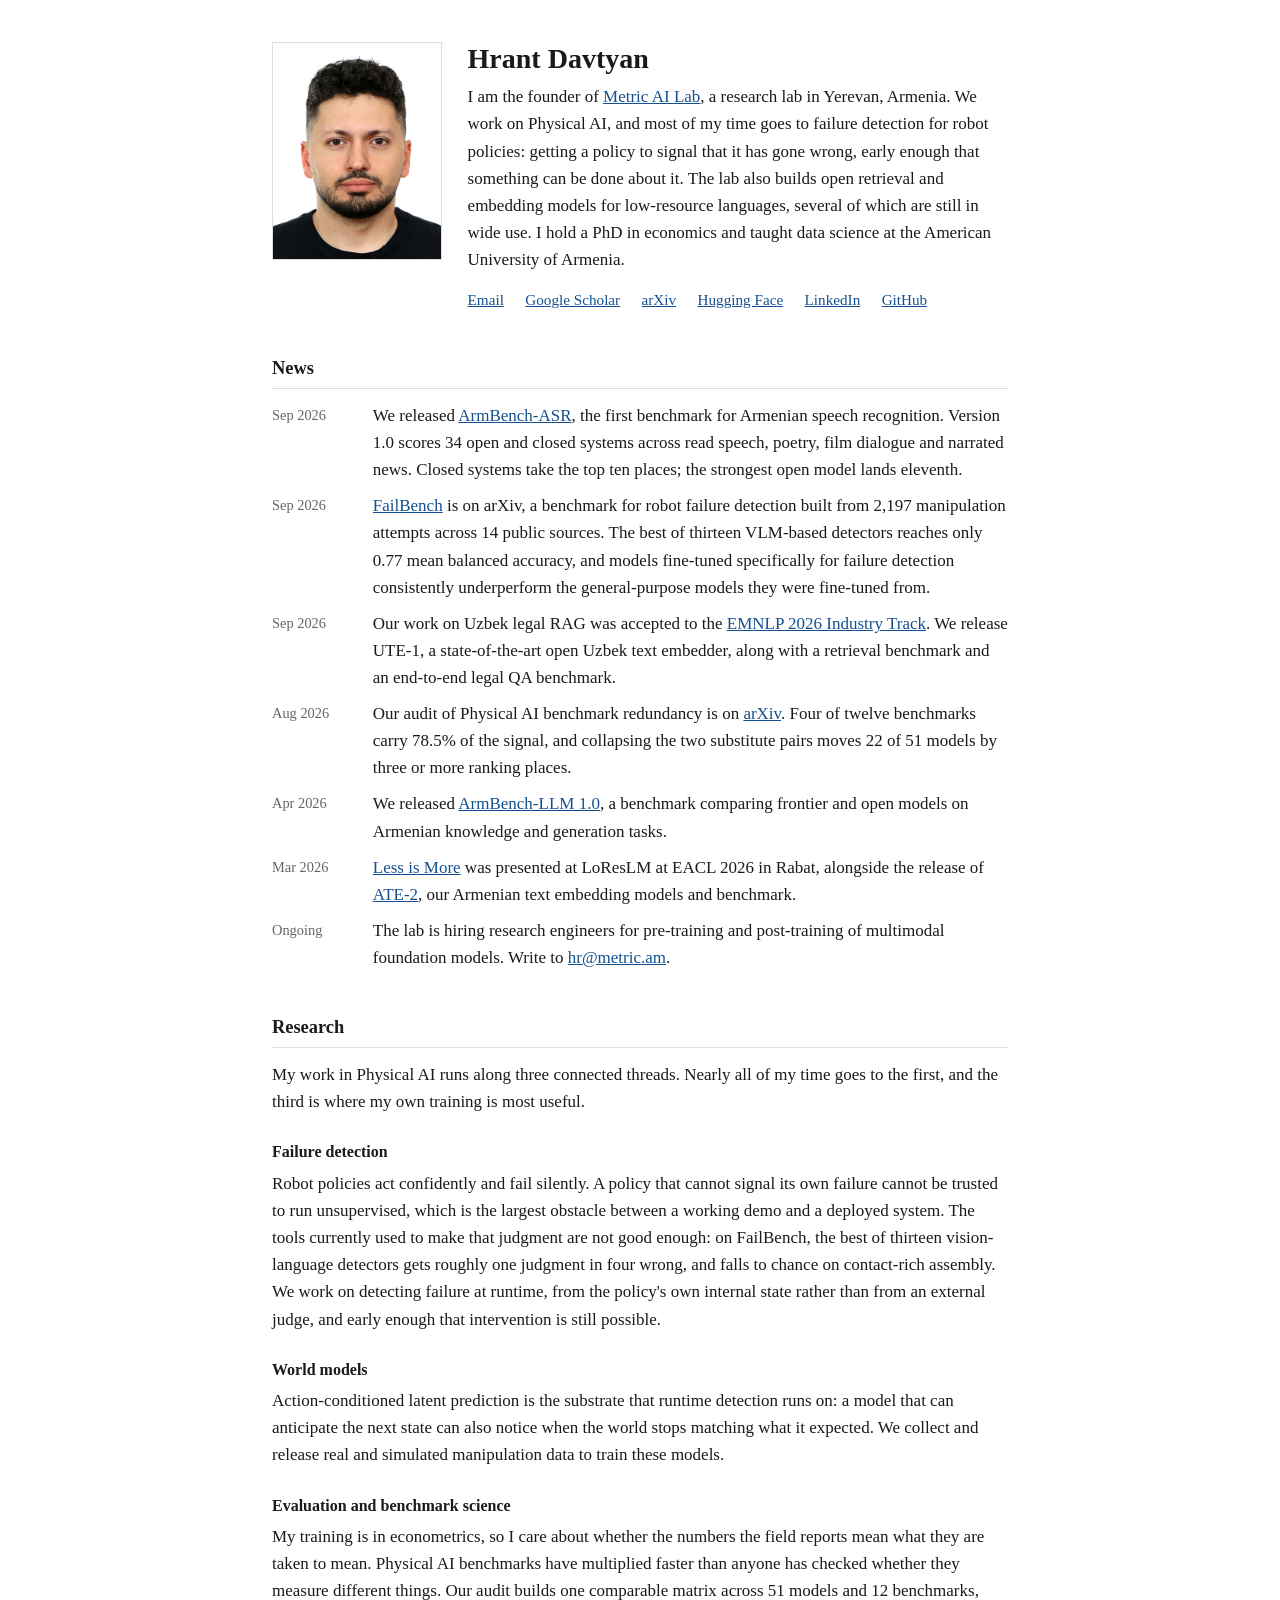
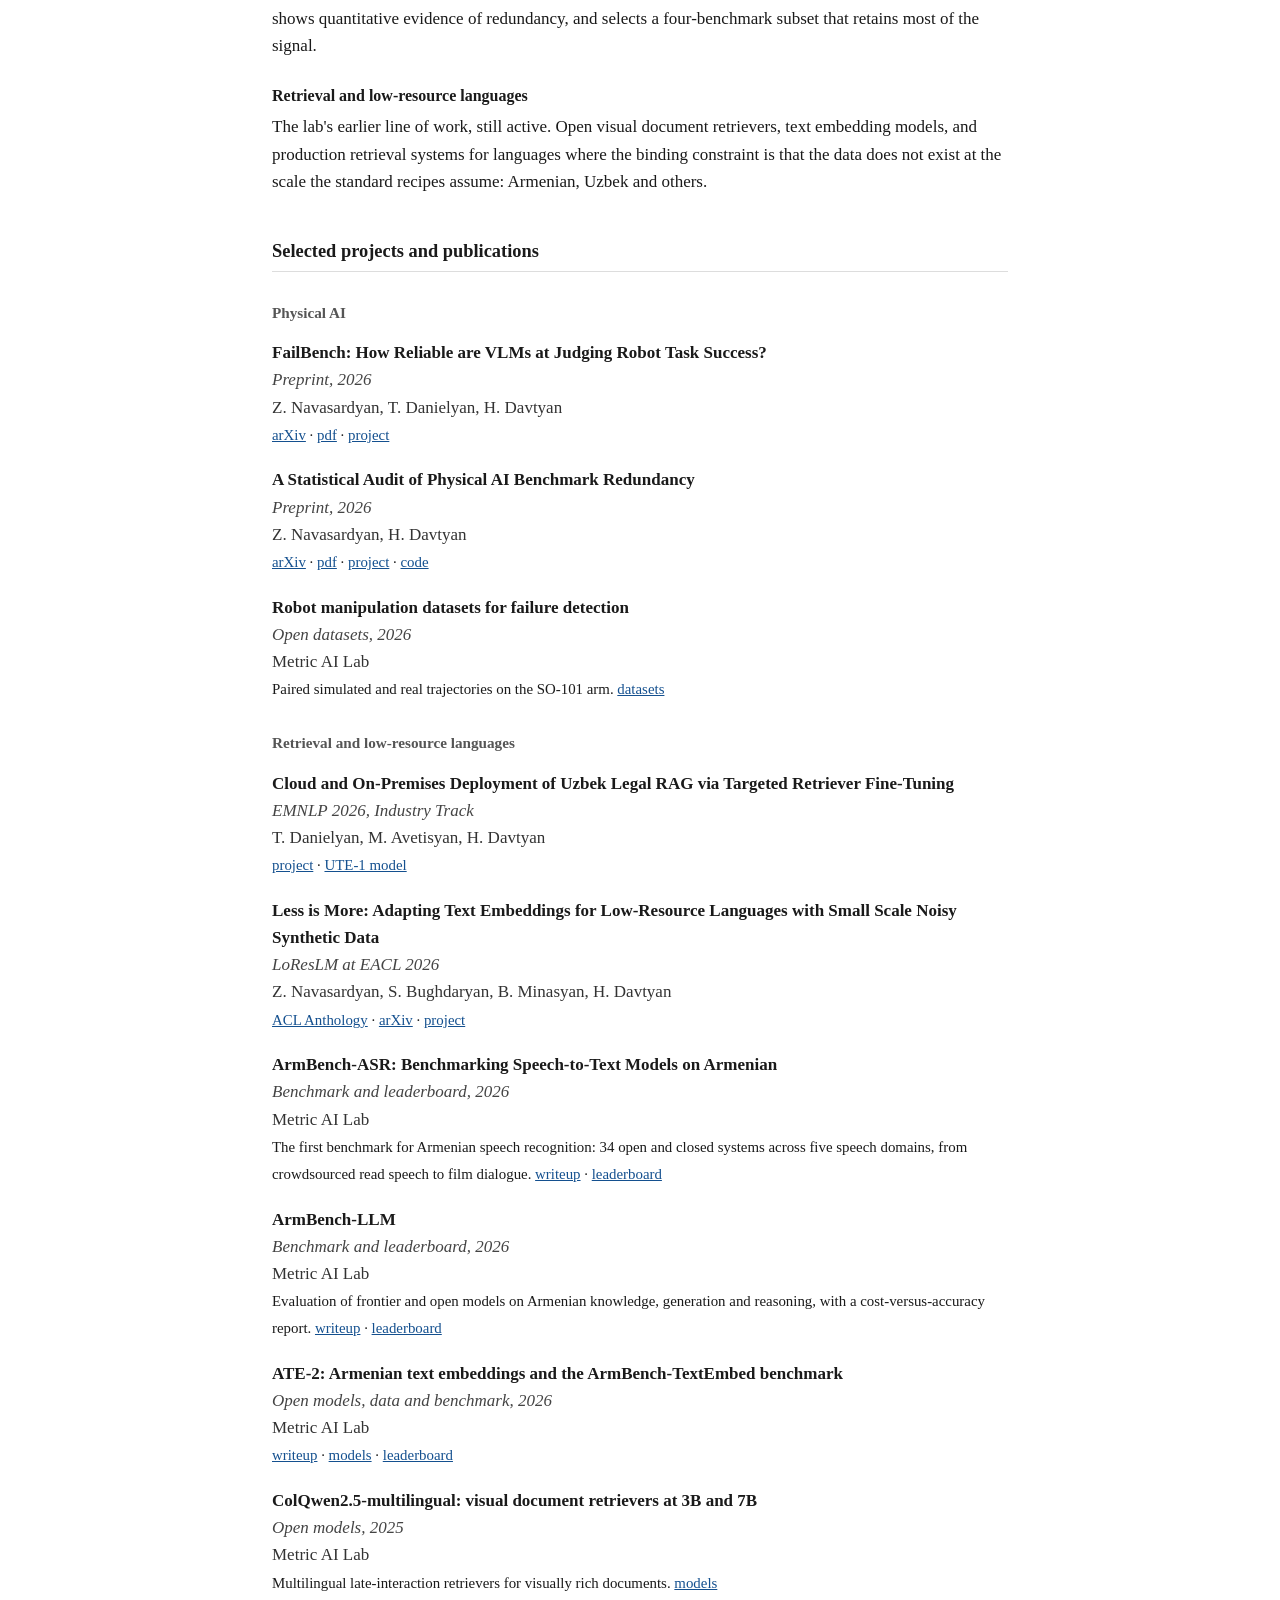
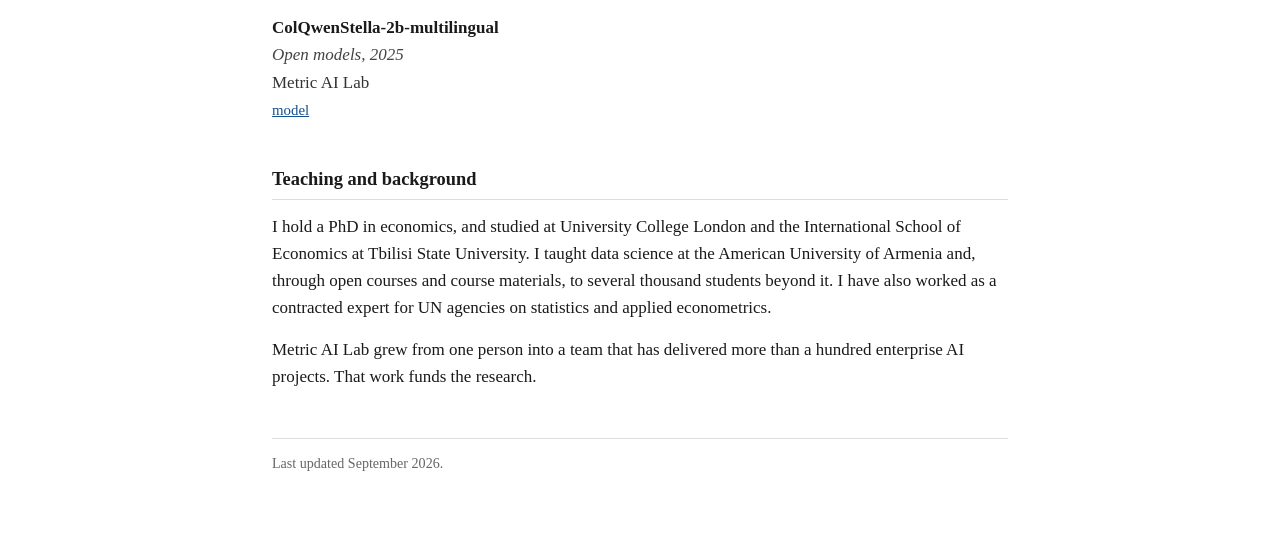
<file: index.html>
<!DOCTYPE html>
<html lang="en">
<head>
<meta charset="utf-8">
<meta name="viewport" content="width=device-width, initial-scale=1">
<title>Hrant Davtyan</title>
<meta name="description" content="Hrant Davtyan is the founder of Metric AI Lab in Yerevan, Armenia, working on failure detection, world models, and evaluation for Physical AI.">
<meta property="og:title" content="Hrant Davtyan">
<meta property="og:description" content="Founder of Metric AI Lab. Failure detection, world models, and evaluation for Physical AI.">
<meta property="og:type" content="profile">
<style>
  html { -webkit-text-size-adjust: 100%; }

  body {
    max-width: 46rem;
    margin: 0 auto;
    padding: 2.6rem 1.5rem 5rem;
    font-family: Charter, "Bitstream Charter", "Sitka Text", Cambria, Georgia, serif;
    font-size: 17px;
    line-height: 1.6;
    color: #1a1a1a;
    background: #fff;
  }

  a { color: #14508f; }
  a:visited { color: #5b3f8c; }
  a:hover { color: #0b3766; }

  h1 {
    font-size: 1.75rem;
    font-weight: 700;
    margin: 0 0 .5rem;
    line-height: 1.2;
  }

  h2 {
    font-size: 1.15rem;
    font-weight: 700;
    margin: 2.6rem 0 .8rem;
    padding-bottom: .3rem;
    border-bottom: 1px solid #ddd;
  }

  h3 {
    font-size: 1rem;
    font-weight: 700;
    margin: 1.5rem 0 .3rem;
  }

  h3.group {
    margin: 1.8rem 0 .9rem;
    color: #555;
    font-size: .95rem;
  }
  h3.group:first-child { margin-top: 0; }

  p { margin: 0 0 .9rem; }

  /* header block: portrait + bio */

  .intro { display: flex; gap: 1.6rem; align-items: flex-start; margin-bottom: .5rem; }
  .intro img {
    width: 168px;
    height: auto;
    flex: none;
    border: 1px solid #ddd;
  }
  .intro .text { flex: 1 1 auto; min-width: 0; }

  .links { margin: .9rem 0 0; font-size: .95rem; }
  .links a { margin-right: 1.1rem; display: inline-block; }

  /* news */

  ul.news { list-style: none; margin: 0; padding: 0; }
  ul.news li { margin-bottom: .55rem; display: flex; gap: .9rem; }
  ul.news .when {
    flex: none;
    width: 5.4rem;
    color: #666;
    font-size: .9rem;
    padding-top: .12rem;
  }

  /* publications and projects */

  ul.works { list-style: none; margin: 0; padding: 0; }
  ul.works li { margin-bottom: 1.15rem; }
  ul.works .name { font-weight: 700; }
  ul.works .meta { font-style: italic; color: #444; }
  ul.works .authors { color: #333; }
  ul.works .refs { font-size: .93rem; }

  footer {
    margin-top: 3rem;
    padding-top: .8rem;
    border-top: 1px solid #ddd;
    font-size: .88rem;
    color: #666;
  }

  @media (max-width: 620px) {
    body { padding: 1.8rem 1.15rem 3.5rem; font-size: 16.5px; }
    .intro { flex-direction: column; gap: 1.1rem; }
    .intro img { width: 150px; }
    ul.news li { flex-direction: column; gap: .1rem; }
    ul.news .when { width: auto; }
  }
</style>
</head>
<body>

<div class="intro">
  <img src="img/headshot.jpg" alt="Hrant Davtyan">
  <div class="text">
    <h1>Hrant Davtyan</h1>
    <p>
      I am the founder of <a href="https://www.metricailab.com">Metric AI Lab</a>, a research lab
      in Yerevan, Armenia. We work on Physical AI, and most of my time goes to failure detection
      for robot policies: getting a policy to signal that it has gone wrong, early enough that
      something can be done about it. The lab also builds open retrieval and embedding models for
      low-resource languages, several of which are still in wide use. I hold a PhD in economics and
      taught data science at the American University of Armenia.
    </p>
    <p class="links">
      <a href="mailto:hrant@metricailab.com">Email</a>
      <a href="https://scholar.google.com/citations?user=tZmtwgsAAAAJ&amp;hl=en">Google Scholar</a>
      <a href="https://arxiv.org/search/cs?searchtype=author&amp;query=Davtyan,+H">arXiv</a>
      <a href="https://huggingface.co/Metric-AI">Hugging Face</a>
      <a href="https://www.linkedin.com/in/hrantdavtyan/">LinkedIn</a>
      <a href="https://github.com/HrantDavtyan">GitHub</a>
    </p>
  </div>
</div>

<h2>News</h2>
<ul class="news">
  <li>
    <span class="when">Sep 2026</span>
    <span>We released
      <a href="https://huggingface.co/blog/Metric-AI/armbench-asr">ArmBench-ASR</a>, the first
      benchmark for Armenian speech recognition. Version 1.0 scores 34 open and closed systems
      across read speech, poetry, film dialogue and narrated news. Closed systems take the top
      ten places; the strongest open model lands eleventh.</span>
  </li>
  <li>
    <span class="when">Sep 2026</span>
    <span><a href="https://arxiv.org/abs/2609.03611">FailBench</a> is on arXiv, a benchmark for
      robot failure detection built from 2,197 manipulation attempts across 14 public sources.
      The best of thirteen VLM-based detectors reaches only 0.77 mean balanced accuracy, and
      models fine-tuned specifically for failure detection consistently underperform the
      general-purpose models they were fine-tuned from.</span>
  </li>
  <li>
    <span class="when">Sep 2026</span>
    <span>Our work on Uzbek legal RAG was accepted to the
      <a href="https://metric-ai-lab.github.io/Uzbek-Legal-RAG/">EMNLP 2026 Industry Track</a>.
      We release UTE-1, a state-of-the-art open Uzbek text embedder, along with a retrieval
      benchmark and an end-to-end legal QA benchmark.</span>
  </li>
  <li>
    <span class="when">Aug 2026</span>
    <span>Our audit of Physical AI benchmark redundancy is on
      <a href="https://arxiv.org/abs/2608.25940">arXiv</a>. Four of twelve benchmarks carry 78.5%
      of the signal, and collapsing the two substitute pairs moves 22 of 51 models by three or
      more ranking places.</span>
  </li>
  <li>
    <span class="when">Apr 2026</span>
    <span>We released <a href="https://huggingface.co/blog/Metric-AI/armbench-llm">ArmBench-LLM 1.0</a>,
      a benchmark comparing frontier and open models on Armenian knowledge and generation tasks.</span>
  </li>
  <li>
    <span class="when">Mar 2026</span>
    <span><a href="https://aclanthology.org/2026.loreslm-1.31/">Less is More</a> was presented at
      LoResLM at EACL 2026 in Rabat, alongside the release of
      <a href="https://huggingface.co/blog/Metric-AI/ate-2">ATE-2</a>, our Armenian text embedding
      models and benchmark.</span>
  </li>
  <li>
    <span class="when">Ongoing</span>
    <span>The lab is hiring research engineers for pre-training and post-training of multimodal
      foundation models. Write to <a href="mailto:hr@metric.am">hr@metric.am</a>.</span>
  </li>
</ul>

<h2>Research</h2>

<p>
  My work in Physical AI runs along three connected threads. Nearly all of my time goes to the
  first, and the third is where my own training is most useful.
</p>

<h3>Failure detection</h3>
<p>
  Robot policies act confidently and fail silently. A policy that cannot signal its own failure
  cannot be trusted to run unsupervised, which is the largest obstacle between a working demo and
  a deployed system. The tools currently used to make that judgment are not good enough: on
  FailBench, the best of thirteen vision-language detectors gets roughly one judgment in four
  wrong, and falls to chance on contact-rich assembly. We work on detecting failure at runtime,
  from the policy's own internal state rather than from an external judge, and early enough that
  intervention is still possible.
</p>

<h3>World models</h3>
<p>
  Action-conditioned latent prediction is the substrate that runtime detection runs on: a model
  that can anticipate the next state can also notice when the world stops matching what it
  expected. We collect and release real and simulated manipulation data to train these models.
</p>

<h3>Evaluation and benchmark science</h3>
<p>
  My training is in econometrics, so I care about whether the numbers the field reports mean what
  they are taken to mean. Physical AI benchmarks have multiplied faster than anyone has checked
  whether they measure different things. Our audit builds one comparable matrix across 51 models
  and 12 benchmarks, shows quantitative evidence of redundancy, and selects a four-benchmark
  subset that retains most of the signal.
</p>

<h3>Retrieval and low-resource languages</h3>
<p>
  The lab's earlier line of work, still active. Open visual document retrievers, text embedding
  models, and production retrieval systems for languages where the binding constraint is that the
  data does not exist at the scale the standard recipes assume: Armenian, Uzbek and others.
</p>

<h2>Selected projects and publications</h2>

<h3 class="group">Physical AI</h3>
<ul class="works">

  <li>
    <span class="name">FailBench: How Reliable are VLMs at Judging Robot Task Success?</span><br>
    <span class="meta">Preprint, 2026</span><br>
    <span class="authors">Z. Navasardyan, T. Danielyan, H. Davtyan</span><br>
    <span class="refs">
      <a href="https://arxiv.org/abs/2609.03611">arXiv</a> &middot;
      <a href="https://arxiv.org/pdf/2609.03611">pdf</a> &middot;
      <a href="https://metric-ai-lab.github.io/failbench/">project</a>
    </span>
  </li>

  <li>
    <span class="name">A Statistical Audit of Physical AI Benchmark Redundancy</span><br>
    <span class="meta">Preprint, 2026</span><br>
    <span class="authors">Z. Navasardyan, H. Davtyan</span><br>
    <span class="refs">
      <a href="https://arxiv.org/abs/2608.25940">arXiv</a> &middot;
      <a href="https://arxiv.org/pdf/2608.25940">pdf</a> &middot;
      <a href="https://metric-ai-lab.github.io/metabench">project</a> &middot;
      <a href="https://github.com/hrantdavtyan/MetaBench">code</a>
    </span>
  </li>

  <li>
    <span class="name">Robot manipulation datasets for failure detection</span><br>
    <span class="meta">Open datasets, 2026</span><br>
    <span class="authors">Metric AI Lab</span><br>
    <span class="refs">
      Paired simulated and real trajectories on the SO-101 arm.
      <a href="https://huggingface.co/Metric-AI/datasets">datasets</a>
    </span>
  </li>

</ul>

<h3 class="group">Retrieval and low-resource languages</h3>
<ul class="works">

  <li>
    <span class="name">Cloud and On-Premises Deployment of Uzbek Legal RAG via Targeted Retriever
    Fine-Tuning</span><br>
    <span class="meta">EMNLP 2026, Industry Track</span><br>
    <span class="authors">T. Danielyan, M. Avetisyan, H. Davtyan</span><br>
    <span class="refs">
      <a href="https://metric-ai-lab.github.io/Uzbek-Legal-RAG/">project</a> &middot;
      <a href="https://huggingface.co/metricailab/UTE-1">UTE-1 model</a>
    </span>
  </li>

  <li>
    <span class="name">Less is More: Adapting Text Embeddings for Low-Resource Languages with
    Small Scale Noisy Synthetic Data</span><br>
    <span class="meta">LoResLM at EACL 2026</span><br>
    <span class="authors">Z. Navasardyan, S. Bughdaryan, B. Minasyan, H. Davtyan</span><br>
    <span class="refs">
      <a href="https://aclanthology.org/2026.loreslm-1.31/">ACL Anthology</a> &middot;
      <a href="https://arxiv.org/abs/2603.22290">arXiv</a> &middot;
      <a href="https://metric-ai-lab.github.io/less-is-more-embeddings/">project</a>
    </span>
  </li>

  <li>
    <span class="name">ArmBench-ASR: Benchmarking Speech-to-Text Models on Armenian</span><br>
    <span class="meta">Benchmark and leaderboard, 2026</span><br>
    <span class="authors">Metric AI Lab</span><br>
    <span class="refs">
      The first benchmark for Armenian speech recognition: 34 open and closed systems across five
      speech domains, from crowdsourced read speech to film dialogue.
      <a href="https://huggingface.co/blog/Metric-AI/armbench-asr">writeup</a> &middot;
      <a href="https://metric-ai-armbench-asr.static.hf.space/index.html">leaderboard</a>
    </span>
  </li>

  <li>
    <span class="name">ArmBench-LLM</span><br>
    <span class="meta">Benchmark and leaderboard, 2026</span><br>
    <span class="authors">Metric AI Lab</span><br>
    <span class="refs">
      Evaluation of frontier and open models on Armenian knowledge, generation and reasoning,
      with a cost-versus-accuracy report.
      <a href="https://huggingface.co/blog/Metric-AI/armbench-llm">writeup</a> &middot;
      <a href="https://huggingface.co/spaces/Metric-AI/ArmBench-LLM-Legacy">leaderboard</a>
    </span>
  </li>

  <li>
    <span class="name">ATE-2: Armenian text embeddings and the ArmBench-TextEmbed benchmark</span><br>
    <span class="meta">Open models, data and benchmark, 2026</span><br>
    <span class="authors">Metric AI Lab</span><br>
    <span class="refs">
      <a href="https://huggingface.co/blog/Metric-AI/ate-2">writeup</a> &middot;
      <a href="https://huggingface.co/collections/Metric-AI/armenian-ai">models</a> &middot;
      <a href="https://huggingface.co/spaces/Metric-AI/ArmBench-TextEmbed">leaderboard</a>
    </span>
  </li>

  <li>
    <span class="name">ColQwen2.5-multilingual: visual document retrievers at 3B and 7B</span><br>
    <span class="meta">Open models, 2025</span><br>
    <span class="authors">Metric AI Lab</span><br>
    <span class="refs">
      Multilingual late-interaction retrievers for visually rich documents.
      <a href="https://huggingface.co/collections/Metric-AI/document-rag">models</a>
    </span>
  </li>

  <li>
    <span class="name">ColQwenStella-2b-multilingual</span><br>
    <span class="meta">Open models, 2025</span><br>
    <span class="authors">Metric AI Lab</span><br>
    <span class="refs">
      <a href="https://huggingface.co/Metric-AI/ColQwenStella-2b-multilingual">model</a>
    </span>
  </li>

</ul>

<h2>Teaching and background</h2>
<p>
  I hold a PhD in economics, and studied at University College London and the International School
  of Economics at Tbilisi State University. I taught data science at the American University of
  Armenia and, through open courses and course materials, to several thousand students beyond it.
  I have also worked as a contracted expert for UN agencies on statistics and applied econometrics.
</p>
<p>
  Metric AI Lab grew from one person into a team that has delivered more than a hundred enterprise
  AI projects. That work funds the research.
</p>

<footer>
  Last updated September 2026.
</footer>

</body>
</html>
</file>
